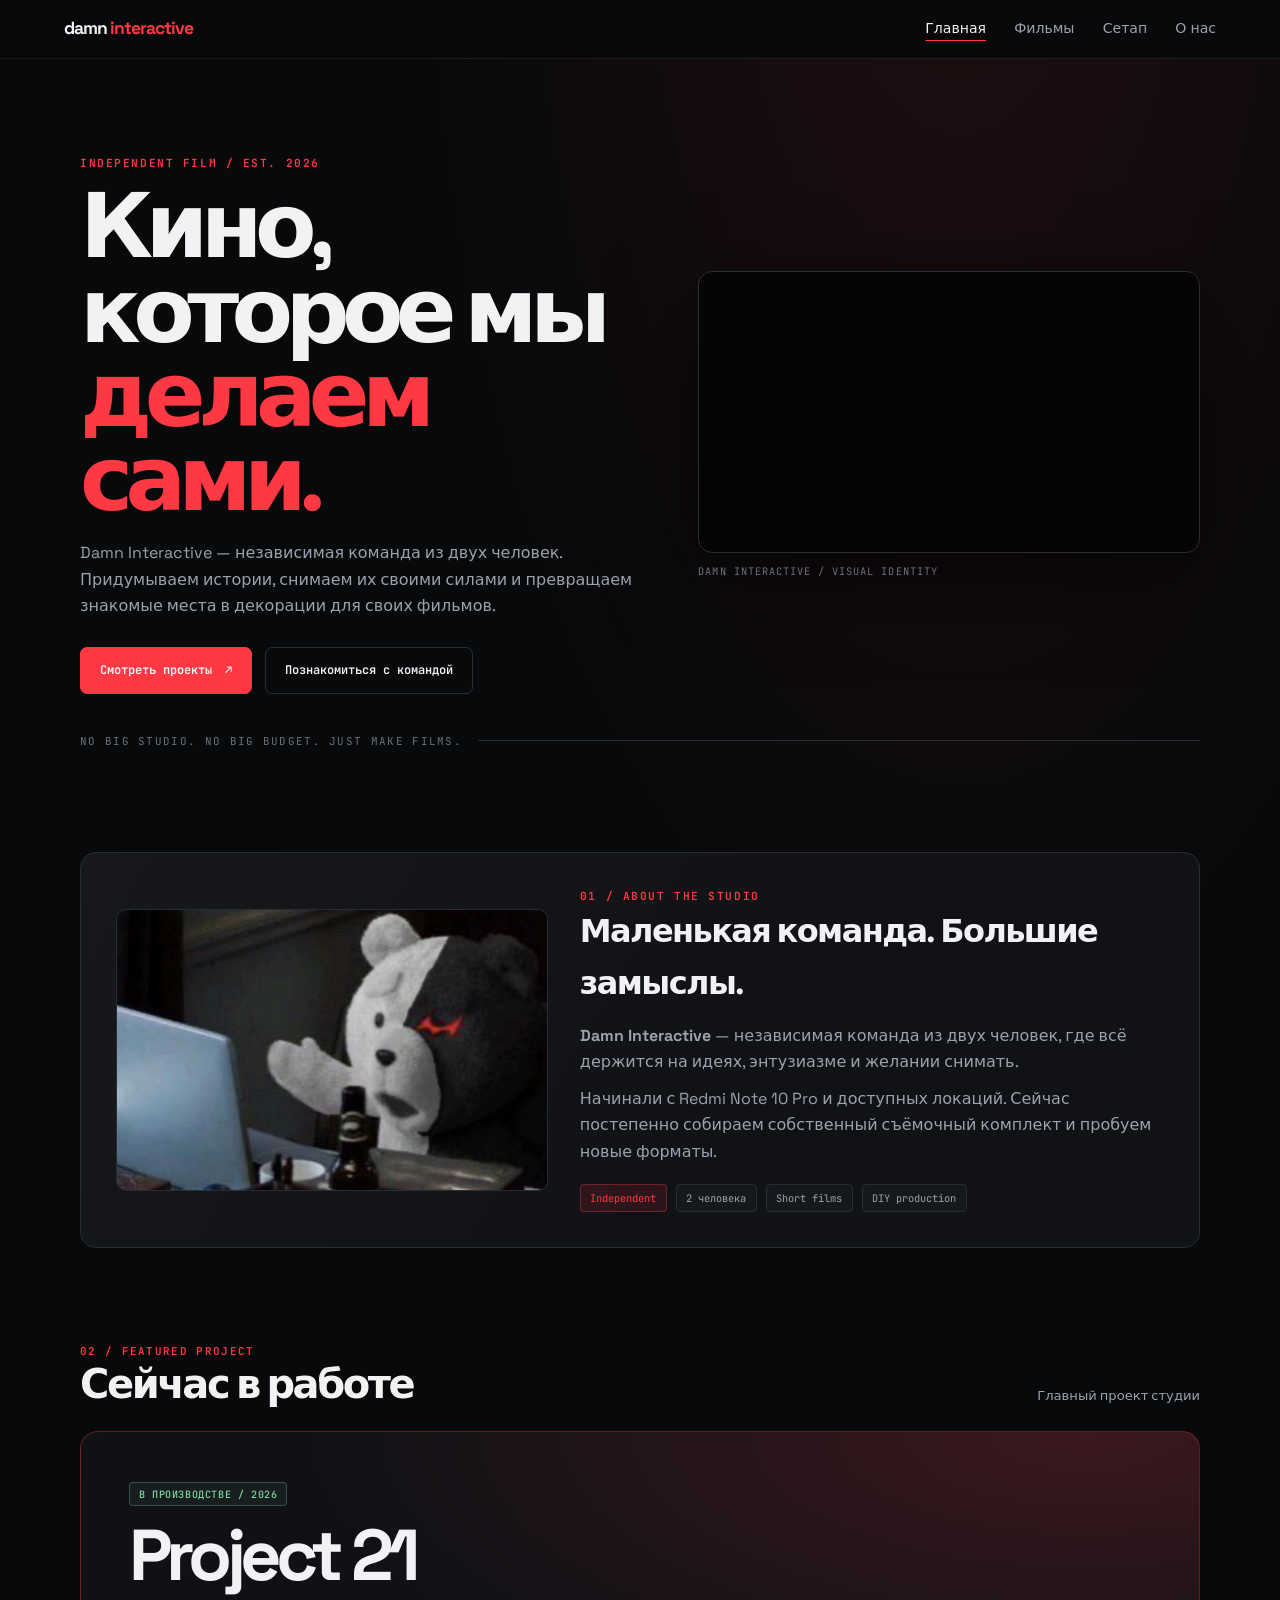
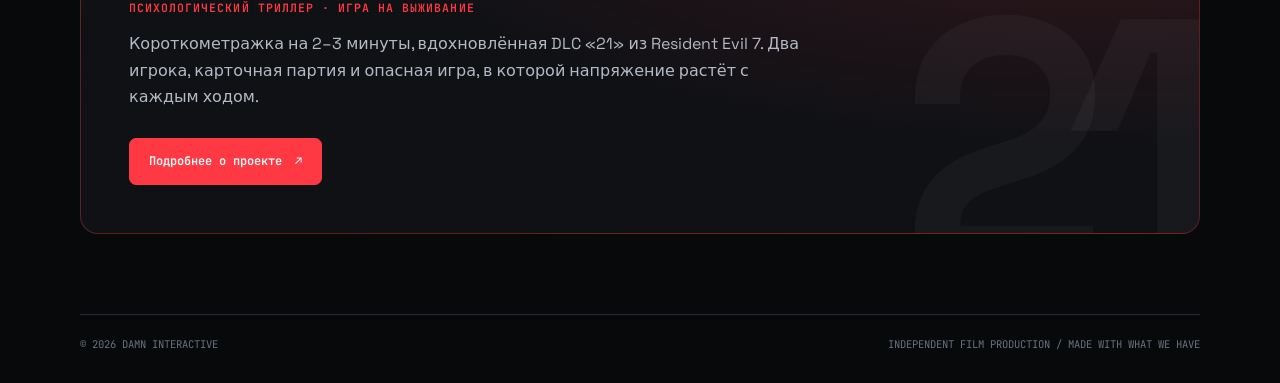
<file: index.html>
<!DOCTYPE html>
<html lang="ru">
<head>
  <meta charset="UTF-8">
  <meta name="viewport" content="width=device-width, initial-scale=1">
  <meta name="theme-color" content="#08090b">
  <meta name="description" content="Damn Interactive — независимая команда короткометражного кино.">
  <title>Главная // damn interactive</title>
  <link rel="stylesheet" href="assets/site.css">
</head>
<body>
<header class="site-header">
  <a class="brand" href="index.html">damn <span>interactive</span></a>
  <nav class="site-nav" aria-label="Основная навигация">
    <a href="index.html" aria-current="page">Главная</a>
    <a href="projects.html" >Фильмы</a>
    <a href="gear.html" >Сетап</a>
    <a href="about.html" >О нас</a>
  </nav>
</header>
<main class="container">
  <section class="home-hero">
    <div class="home-hero-grid">
      <div>
        <div class="eyebrow">Independent film / Est. 2026</div>
        <h1 class="display-title">Кино, которое мы <em>делаем сами.</em></h1>
        <p class="hero-copy">Damn Interactive — независимая команда из двух человек. Придумываем истории, снимаем их своими силами и превращаем знакомые места в декорации для своих фильмов.</p>
        <div class="hero-actions">
          <a class="button" href="projects.html">Смотреть проекты <span aria-hidden="true">↗</span></a>
          <a class="button secondary" href="about.html">Познакомиться с командой</a>
        </div>
      </div>
      <div>
        <div class="hero-video">
          <video id="introVideo" autoplay loop muted playsinline preload="metadata">
            <source src="damn%20interactive.mp4" type="video/mp4">
            Ваш браузер не поддерживает видео.
          </video>
        </div>
        <div class="video-caption">Damn Interactive / Visual identity</div>
      </div>
    </div>
    <div class="rule-label">No big studio. No big budget. Just make films.</div>
  </section>

  <section class="panel intro-card">
    <div class="media-frame"><img src="monokuma.png" alt="Монокума — визуальный элемент страницы Damn Interactive" onerror="this.onerror=null;this.src='monokuma.jpg'"></div>
    <div>
      <div class="eyebrow">01 / About the studio</div>
      <h2>Маленькая команда. Большие замыслы.</h2>
      <p><strong>Damn Interactive</strong> — независимая команда из двух человек, где всё держится на идеях, энтузиазме и желании снимать.</p>
      <p>Начинали с Redmi Note 10 Pro и доступных локаций. Сейчас постепенно собираем собственный съёмочный комплект и пробуем новые форматы.</p>
      <div class="chips"><span class="chip red">Independent</span><span class="chip">2 человека</span><span class="chip">Short films</span><span class="chip">DIY production</span></div>
    </div>
  </section>

  <section class="section">
    <div class="section-head"><div><div class="section-index">02 / Featured project</div><h2 class="section-title">Сейчас в работе</h2></div><span class="section-note">Главный проект студии</span></div>
    <article class="feature-project">
      <span class="pill">В производстве / 2026</span>
      <h2>Project 21</h2>
      <div class="subtitle">Психологический триллер · Игра на выживание</div>
      <p>Короткометражка на 2–3 минуты, вдохновлённая DLC «21» из Resident Evil 7. Два игрока, карточная партия и опасная игра, в которой напряжение растёт с каждым ходом.</p>
      <div class="hero-actions"><a class="button" href="projects.html">Подробнее о проекте <span aria-hidden="true">↗</span></a></div>
    </article>
  </section>
</main>
<footer class="site-footer container">
  <span>© 2026 DAMN INTERACTIVE</span>
  <span class="footer-right">INDEPENDENT FILM PRODUCTION / MADE WITH WHAT WE HAVE</span>
</footer>
</body>
</html>
</file>
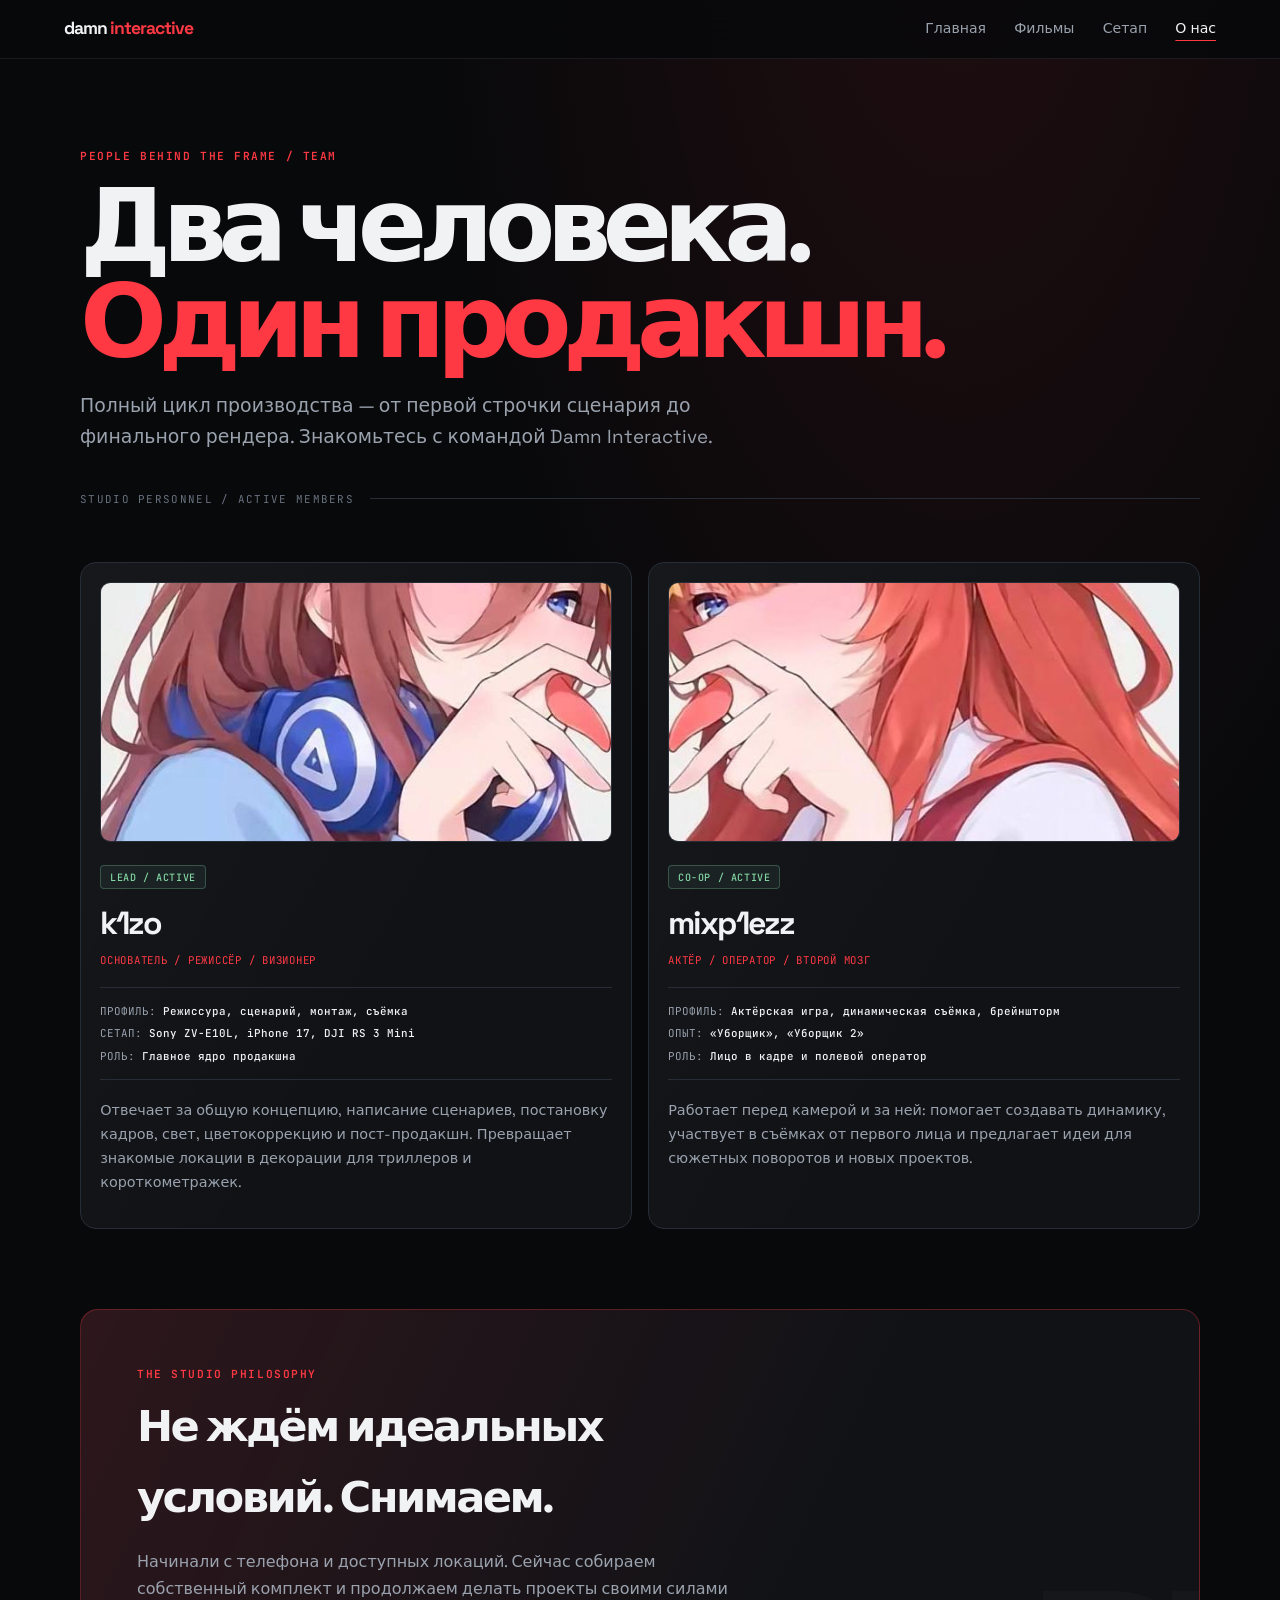
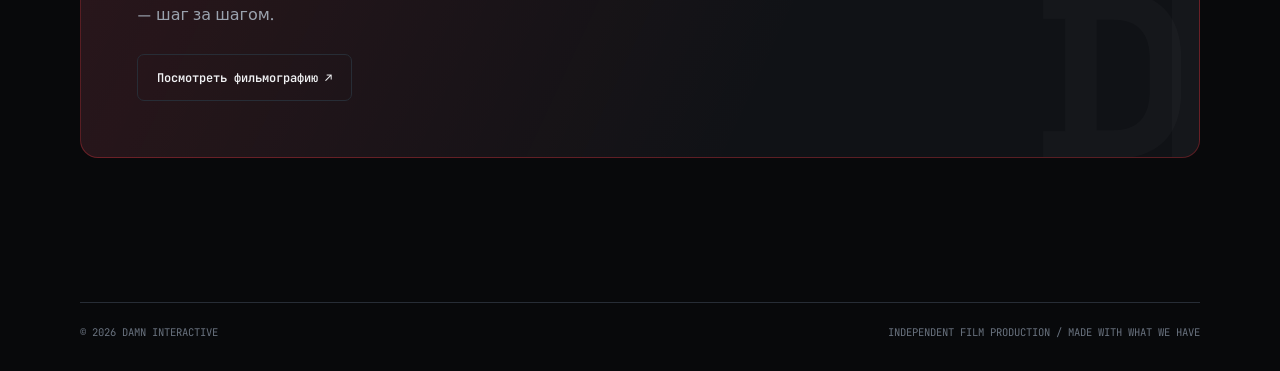
<file: about.html>
<!DOCTYPE html>
<html lang="ru">
<head>
  <meta charset="UTF-8">
  <meta name="viewport" content="width=device-width, initial-scale=1">
  <meta name="theme-color" content="#08090b">
  <meta name="description" content="Damn Interactive — независимая команда короткометражного кино.">
  <title>Команда // damn interactive</title>
  <link rel="stylesheet" href="assets/site.css">
</head>
<body>
<header class="site-header">
  <a class="brand" href="index.html">damn <span>interactive</span></a>
  <nav class="site-nav" aria-label="Основная навигация">
    <a href="index.html" >Главная</a>
    <a href="projects.html" >Фильмы</a>
    <a href="gear.html" >Сетап</a>
    <a href="about.html" aria-current="page">О нас</a>
  </nav>
</header>
<main class="container page-shell">
  <div class="eyebrow">People behind the frame / Team</div>
  <h1 class="display-title">Два человека. <em>Один продакшн.</em></h1>
  <p class="lead">Полный цикл производства — от первой строчки сценария до финального рендера. Знакомьтесь с командой Damn Interactive.</p>
  <div class="rule-label">Studio personnel / Active members</div>

  <section class="dossier-grid">
    <article class="panel dossier-card">
      <div class="avatar"><img src="k1zo.png" alt="k1zo"></div>
      <span class="pill">Lead / Active</span>
      <h2>k1zo</h2>
      <div class="role">Основатель / Режиссёр / Визионер</div>
      <div class="dossier-meta">
        <div>ПРОФИЛЬ: <strong>Режиссура, сценарий, монтаж, съёмка</strong></div>
        <div>СЕТАП: <strong>Sony ZV-E10L, iPhone 17, DJI RS 3 Mini</strong></div>
        <div>РОЛЬ: <strong>Главное ядро продакшна</strong></div>
      </div>
      <p>Отвечает за общую концепцию, написание сценариев, постановку кадров, свет, цветокоррекцию и пост-продакшн. Превращает знакомые локации в декорации для триллеров и короткометражек.</p>
    </article>

    <article class="panel dossier-card">
      <div class="avatar"><img src="mixp1ezz.png" alt="mixp1ezz"></div>
      <span class="pill">Co-op / Active</span>
      <h2>mixp1ezz</h2>
      <div class="role">Актёр / Оператор / Второй мозг</div>
      <div class="dossier-meta">
        <div>ПРОФИЛЬ: <strong>Актёрская игра, динамическая съёмка, брейншторм</strong></div>
        <div>ОПЫТ: <strong>«Уборщик», «Уборщик 2»</strong></div>
        <div>РОЛЬ: <strong>Лицо в кадре и полевой оператор</strong></div>
      </div>
      <p>Работает перед камерой и за ней: помогает создавать динамику, участвует в съёмках от первого лица и предлагает идеи для сюжетных поворотов и новых проектов.</p>
    </article>
  </section>

  <section class="support">
    <div class="eyebrow">The studio philosophy</div>
    <h2>Не ждём идеальных условий. Снимаем.</h2>
    <p>Начинали с телефона и доступных локаций. Сейчас собираем собственный комплект и продолжаем делать проекты своими силами — шаг за шагом.</p>
    <a class="button secondary" href="projects.html">Посмотреть фильмографию ↗</a>
  </section>
</main>
<footer class="site-footer container">
  <span>© 2026 DAMN INTERACTIVE</span>
  <span class="footer-right">INDEPENDENT FILM PRODUCTION / MADE WITH WHAT WE HAVE</span>
</footer>
</body>
</html>
</file>
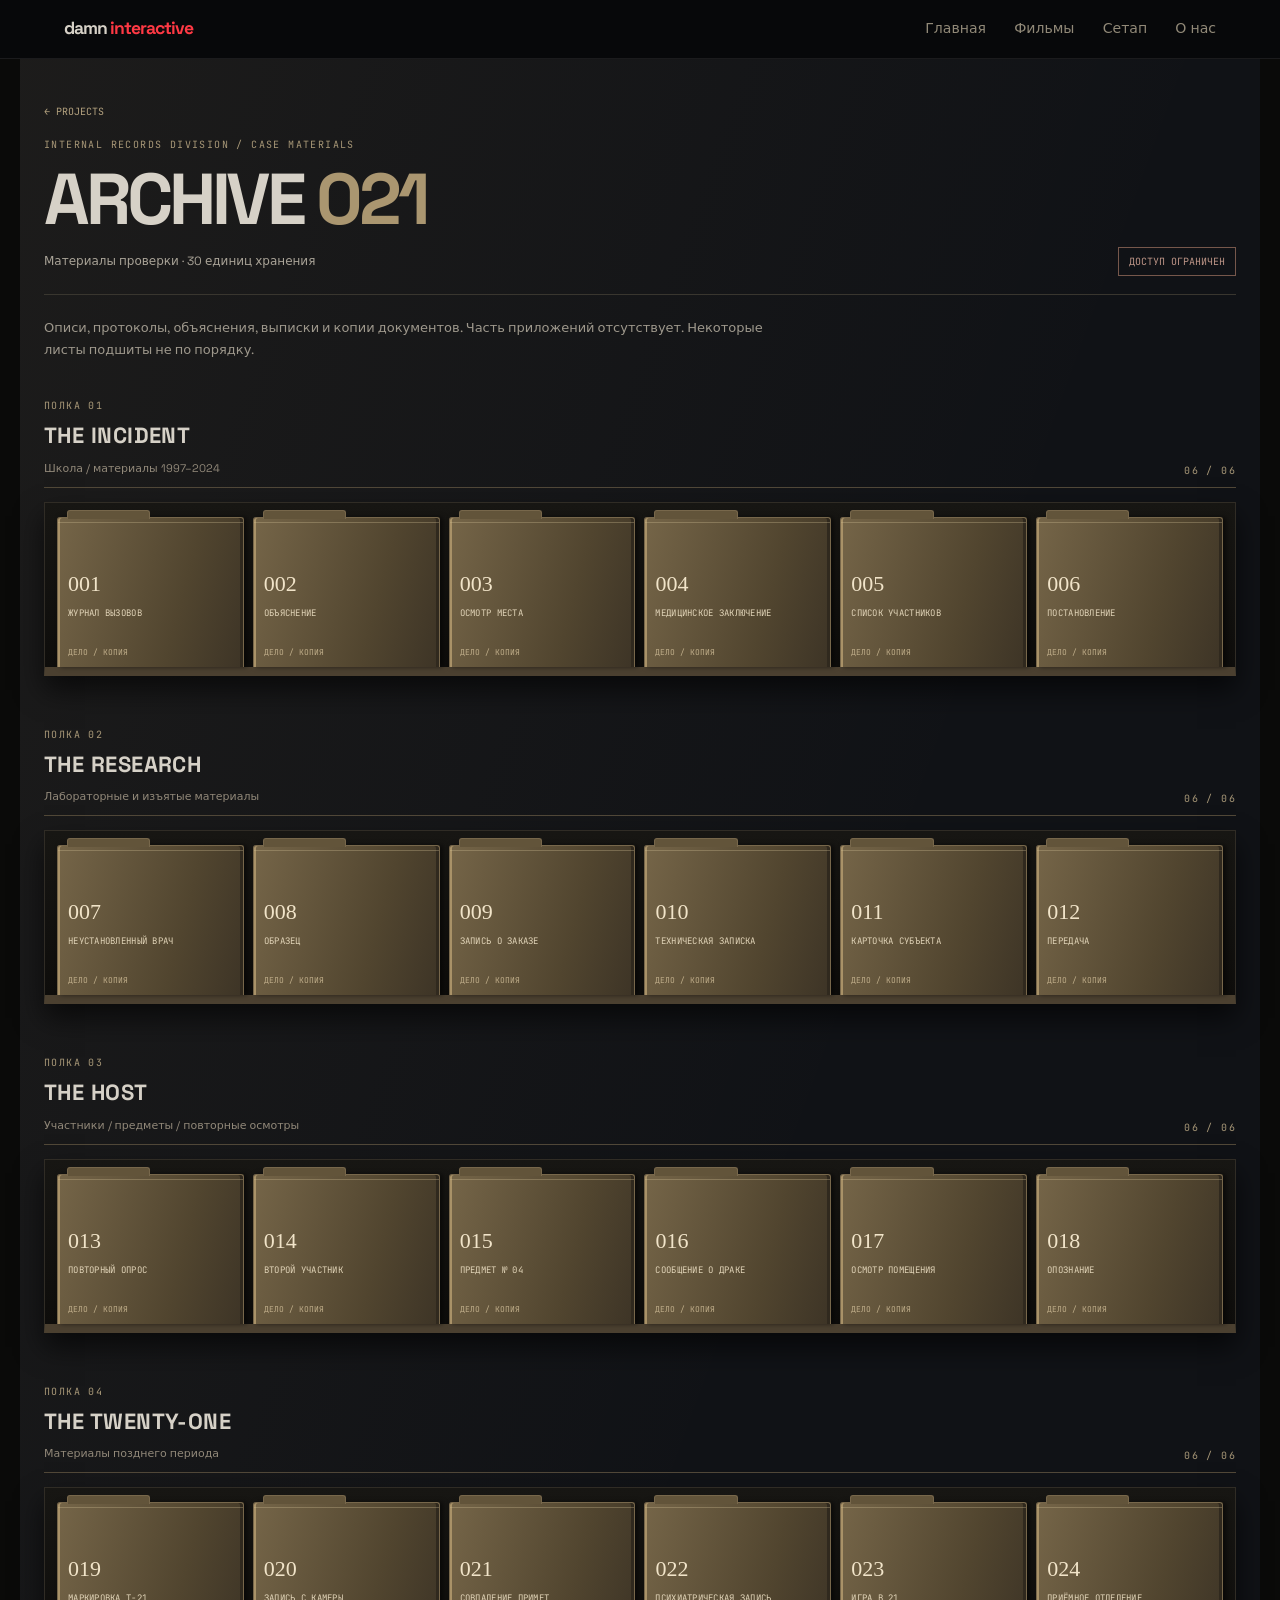
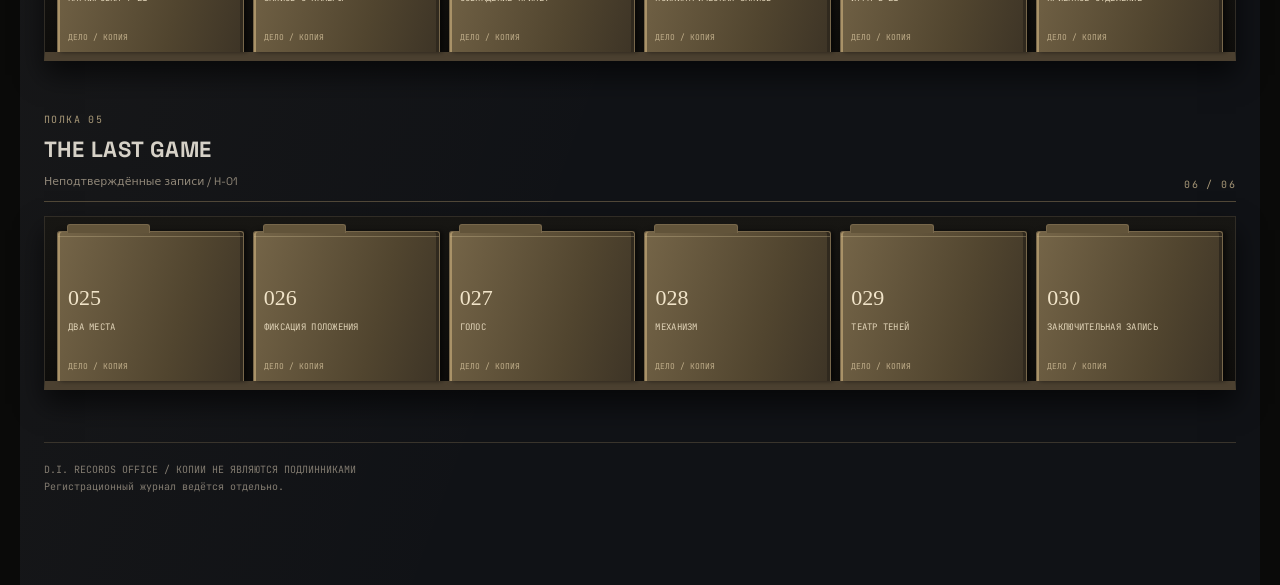
<file: archive.html>
<!doctype html>
<html lang="ru"><head><meta charset="utf-8"><meta name="viewport" content="width=device-width,initial-scale=1"><meta name="theme-color" content="#0b0b0a">
<title>Archive 021 // Damn Interactive</title><link rel="stylesheet" href="assets/site.css">
<style>
:root{--paper:#d9cfb8;--ink:#27251f;--brass:#a99166;--muted:#918978}*{box-sizing:border-box}
body{margin:0;background:#0a0a09;color:#d6d1c7}.archive{max-width:1240px;margin:auto;padding:38px 24px 90px}
.kicker,.mono{font:10px "JetBrains Mono",monospace;letter-spacing:.14em;text-transform:uppercase;color:#a79777}
.archive h1{font-size:clamp(36px,7vw,72px);line-height:.95;letter-spacing:-.06em;margin:14px 0}.archive h1 span{color:#aa9670}
.subhead{display:flex;justify-content:space-between;align-items:center;gap:15px;border-bottom:1px solid #39362f;padding:0 0 18px;color:#a9a397;font-size:12px}
.case-stamp{border:1px solid #76574b;color:#bd9587;padding:7px 10px;font:10px "JetBrains Mono",monospace;white-space:nowrap}
.notice{margin:22px 0 32px;color:#9e988c;max-width:760px;font-size:13px;line-height:1.7}
.shelf{margin:38px 0 52px}.shelf-head{display:flex;justify-content:space-between;align-items:end;border-bottom:1px solid #514838;padding-bottom:10px;margin-bottom:14px}
.shelf-head h2{margin:5px 0;font-size:22px;letter-spacing:.02em}.shelf-head p{margin:0;color:#918879;font-size:11px}
.rack{padding:14px 12px 0;background:linear-gradient(180deg,#171613,#0e0d0b);border:1px solid #302c25;border-bottom:9px solid #4b4030;box-shadow:0 14px 26px #0009}
.folders{display:grid;grid-template-columns:repeat(6,minmax(0,1fr));gap:9px;align-items:end}
.folder{position:relative;min-height:150px;border:1px solid #77674b;border-bottom:0;border-radius:3px 3px 0 0;background:linear-gradient(105deg,#756548,#51452f 65%,#3d3426);color:#e2d5b9;padding:18px 10px 12px;text-align:left;cursor:pointer;box-shadow:inset 2px 0 #a99268,inset -3px 0 #30291e,3px 0 5px #0008;transition:transform .18s,filter .18s}
.folder:before{content:"";position:absolute;top:-8px;left:9px;width:44%;height:8px;background:#62543a;border:1px solid #77674b;border-bottom:0;border-radius:3px 3px 0 0}
.folder:after{content:"";position:absolute;left:0;right:0;top:4px;height:1px;background:#d0bc9255}
.folder:hover,.folder:focus-visible{transform:translateY(-7px);filter:brightness(1.18);outline:1px solid #cbb78c;outline-offset:2px}
.folder-num{display:block;font:22px Georgia,serif;color:#f1e4c9}.folder-name{display:block;margin-top:10px;font:9px/1.45 "JetBrains Mono",monospace;letter-spacing:.03em;overflow-wrap:anywhere}
.folder-foot{position:absolute;bottom:10px;left:10px;right:10px;display:flex;justify-content:space-between;gap:4px;color:#c0ae8a;font:8px "JetBrains Mono",monospace}
.archive-end{border-top:1px solid #39342c;padding-top:18px;color:#827b70;font:10px/1.7 "JetBrains Mono",monospace}
.modal{position:fixed;inset:0;z-index:100;background:#050505ed;display:none;align-items:center;justify-content:center;padding:18px}.modal.open{display:flex}
.document{width:min(850px,100%);max-height:92vh;overflow:auto;background:var(--paper);color:var(--ink);box-shadow:0 24px 100px #000;border:1px solid #f2e7d0}
.docbar{display:flex;justify-content:space-between;align-items:center;gap:10px;background:#282720;color:#d8cdb4;padding:12px 18px;font:10px "JetBrains Mono",monospace;letter-spacing:.1em}
.docbar button,.docnav button{border:1px solid #8d8067;background:transparent;color:inherit;padding:7px 10px;cursor:pointer;font:inherit}
.paper{padding:clamp(22px,5vw,50px);min-height:390px;background:repeating-linear-gradient(0deg,#00000005 0 1px,transparent 1px 4px)}
.paper-head{display:flex;justify-content:space-between;gap:14px;border-bottom:1px solid #aaa087;padding-bottom:12px;font:10px "JetBrains Mono",monospace;color:#655d4d}
.paper-class{font:10px "JetBrains Mono",monospace;color:#8b443b;letter-spacing:.1em;margin-top:25px}
.paper h2{font: bold clamp(26px,4vw,39px) Georgia,serif;margin:8px 0 22px}
.paper-body{font:15px/1.85 "Courier New",monospace;white-space:pre-line;max-width:720px}
.paper-status{margin-top:28px;padding-top:12px;border-top:1px solid #aaa087;font:10px/1.6 "JetBrains Mono",monospace;color:#6d614d;text-transform:uppercase;letter-spacing:.06em}
.docnav{display:flex;justify-content:space-between;padding:13px 18px;background:#c8bea7;color:#39352c}
.docnav button{background:#37342d;color:#e4dac3}.docnav button:disabled{opacity:.25;cursor:default}
.back{display:inline-block;margin-bottom:20px;color:#b4a27f;text-decoration:none;font:10px "JetBrains Mono",monospace}
@media(max-width:900px){.folders{grid-template-columns:repeat(3,minmax(0,1fr))}}
@media(max-width:520px){.archive{padding:26px 14px 60px}.folders{grid-template-columns:repeat(2,minmax(0,1fr));gap:8px}.folder{min-height:130px}.subhead{align-items:flex-start;flex-direction:column}.shelf-head{align-items:flex-start;flex-direction:column;gap:5px}.paper-head{flex-direction:column}.paper{min-height:0}}
</style></head><body>
<header class="site-header"><a class="brand" href="index.html">damn <span>interactive</span></a><nav class="site-nav" aria-label="Основная навигация"><a href="index.html">Главная</a><a href="projects.html">Фильмы</a><a href="gear.html">Сетап</a><a href="about.html">О нас</a></nav></header>
<main class="archive">
<a class="back" href="projects.html">← PROJECTS</a>
<div class="kicker">Internal Records Division / Case Materials</div>
<h1>ARCHIVE <span>021</span></h1>
<div class="subhead"><span>Материалы проверки · 30 единиц хранения</span><span class="case-stamp">ДОСТУП ОГРАНИЧЕН</span></div>
<p class="notice">Описи, протоколы, объяснения, выписки и копии документов. Часть приложений отсутствует. Некоторые листы подшиты не по порядку.</p>
<div id="shelves"></div>
<div class="archive-end">D.I. RECORDS OFFICE / КОПИИ НЕ ЯВЛЯЮТСЯ ПОДЛИННИКАМИ<br>Регистрационный журнал ведётся отдельно.</div>
</main>
<div class="modal" id="modal" role="dialog" aria-modal="true" aria-labelledby="docTitle"><article class="document">
<div class="docbar"><span>CASE FILE / DOCUMENT COPY</span><button id="closeDoc">ЗАКРЫТЬ ×</button></div>
<div class="paper"><div class="paper-head"><span id="docNumber"></span><span id="docShelf"></span><span>КОПИЯ / ДАТА НЕ УСТАНОВЛЕНА</span></div><div class="paper-class" id="docType"></div><h2 id="docTitle"></h2><div class="paper-body" id="docBody"></div><div class="paper-status" id="docStatus"></div></div>
<div class="docnav"><button id="prevDoc">← ПРЕДЫДУЩИЙ ЛИСТ</button><button id="nextDoc">СЛЕДУЮЩИЙ ЛИСТ →</button></div>
</article></div>
<script>
const docs=[{"id": "001", "slug": "ЖУРНАЛ ВЫЗОВОВ", "title": "Карточка регистрации сообщения", "type": "Дежурная часть · регистрационная карточка", "body": "Объект: средняя школа.\nЗаявитель: [ИЗЪЯТО].\nВремя поступления:  __:__.\nСообщение: конфликт с участием нескольких учащихся и работника школы.\n\nНа вопрос о количестве участников заявитель ответил: «Нас было двое». В первичной записи слово «двое» зачёркнуто, сверху вписано: «несколько».", "status": "Копия. Первичная запись отсутствует.", "shelf": "01", "shelfTitle": "THE INCIDENT"}, {"id": "002", "slug": "ОБЪЯСНЕНИЕ", "title": "Объяснение очевидца", "type": "Протокол опроса", "body": "Вопрос: Кого вы видели в коридоре?\nОтвет: Уборщика. Он уже был там.\nВопрос: Кто пришёл позже?\nОтвет: Мы.\nВопрос: Кто именно «мы»?\nОтвет: Я и [ФАМИЛИЯ НЕРАЗБОРЧИВА].\n\nНа полях другим почерком: «В первом объяснении говорил, что пришёл один».", "status": "Подпись имеется. Лист 2 отсутствует.", "shelf": "01", "shelfTitle": "THE INCIDENT"}, {"id": "003", "slug": "ОСМОТР МЕСТА", "title": "Протокол осмотра пятого этажа", "type": "Следственная группа · апрель 1997", "body": "Место: коридор пятого этажа.\nОбнаружены следы борьбы. На полу — фрагменты ткани, след обуви и пятна бурого цвета.\n\nСхема помещения приложена не полностью. На копии плана карандашом обведена дверь, не отмеченная в экспликации.", "status": "Приложение № 2 изъято.", "shelf": "01", "shelfTitle": "THE INCIDENT"}, {"id": "004", "slug": "МЕДИЦИНСКОЕ ЗАКЛЮЧЕНИЕ", "title": "Заключение о причине смерти", "type": "Медицинский документ", "body": "Время составления копии не установлено.\nВ графе «характер повреждений» часть текста закрыта штампом.\nВ графе «обстоятельства получения» первоначальная запись стёрта. При боковом освещении читаются отдельные буквы: «…корид…».\n\nК заключению приложен лист с номером, не совпадающим с номером дела.", "status": "Копия низкого качества.", "shelf": "01", "shelfTitle": "THE INCIDENT"}, {"id": "005", "slug": "СПИСОК УЧАСТНИКОВ", "title": "Установленные лица", "type": "Приложение к материалам проверки", "body": "В списке указаны два несовершеннолетних участника, прибывших вместе.\nОдна фамилия повторяется в отдельной карточке наблюдения.\nВ графе «родственные связи» прочерк.\n\nПримечание следователя: «Проверить, почему второй участник не проходил по первоначальному списку».", "status": "Сведения частично закрыты.", "shelf": "01", "shelfTitle": "THE INCIDENT"}, {"id": "006", "slug": "ПОСТАНОВЛЕНИЕ", "title": "Об отказе в возбуждении дела", "type": "Процессуальный документ", "body": "Проверка завершена. Оснований для дальнейшего производства по представленным материалам не установлено.\n\nНа обороте: «Не подшивать фото к общей копии. Оригиналы переданы отдельно».\n\nПодпись исполнителя не совпадает с подписью на листе регистрации.", "status": "В архиве только заверенная копия.", "shelf": "01", "shelfTitle": "THE INCIDENT"}, {"id": "007", "slug": "НЕУСТАНОВЛЕННЫЙ ВРАЧ", "title": "Оперативная справка", "type": "Оперативный отдел", "body": "Проверяется лицо, оказывавшее медицинские услуги без подтверждённой лицензии.\nПо показаниям одного источника, к нему обращался погибший до школьного инцидента.\nИмя в рабочей версии: [ЗАКРЫТО]. Адрес не подтверждён.\n\nВ карточке контактов указан номер, который позднее встречается в приложении к другому делу.", "status": "Оперативная информация. Не для выдачи.", "shelf": "02", "shelfTitle": "THE RESEARCH"}, {"id": "008", "slug": "ОБРАЗЕЦ", "title": "Акт приёма биоматериала", "type": "Лабораторный журнал · копия", "body": "Маркировка контейнера: CLEANER / S-01.\nИсточник материала: не указан.\nПолучатель: [ИЗЪЯТО].\nДата приёма: отсутствует.\n\nВнизу страницы приписка: «Не использовать общий холодильник. Материал предназначен для серии таблеток».", "status": "Оригинал журнала не найден.", "shelf": "02", "shelfTitle": "THE RESEARCH"}, {"id": "009", "slug": "ЗАПИСЬ О ЗАКАЗЕ", "title": "Черновик заказа", "type": "Изъято из личных бумаг", "body": "…количество: по числу предполагаемых контактов.\n…одна упаковка — отдельно.\n…не передавать через школьный медпункт.\n\nФраза «для него» обведена дважды. Имя рядом вырезано вместе с краем листа.", "status": "Авторство не установлено.", "shelf": "02", "shelfTitle": "THE RESEARCH"}, {"id": "010", "slug": "ТЕХНИЧЕСКАЯ ЗАПИСКА", "title": "Состав партии", "type": "Лабораторная заметка", "body": "Партия обозначена как T-21.\nВ графе «основа» — рукописное сокращение DNA.\nВ графе «контрольный образец» стоит прочерк.\n\nНа следующей странице другой рукой добавлено: «Контроль не требуется. Субъект известен заранее».", "status": "Лист вложен не по порядку.", "shelf": "02", "shelfTitle": "THE RESEARCH"}, {"id": "011", "slug": "КАРТОЧКА СУБЪЕКТА", "title": "Карточка без фотографии", "type": "Регистрационная форма", "body": "Код субъекта: H-01.\nПол: [не заполнено].\nВозраст: [не заполнено].\nСвязь с инцидентом в школе: подтверждена.\n\nВ поле «основание выбора» написано: «Он вернётся».\nФотография отсутствует. След от скрепки свежий.", "status": "Код H-01 повторяется в материалах позднего периода.", "shelf": "02", "shelfTitle": "THE RESEARCH"}, {"id": "012", "slug": "ПЕРЕДАЧА", "title": "Журнал движения предметов", "type": "Журнал выдачи / получения", "body": "Предмет: упаковка, маркировка T-21.\nПолучатель: неразборчиво.\nПосредник: прочерк.\nМесто передачи: не указано.\n\nВремя выдачи внесено чернилами поверх первоначального времени. На копии видны обе записи.", "status": "Страница вырвана из середины журнала.", "shelf": "02", "shelfTitle": "THE RESEARCH"}, {"id": "013", "slug": "ПОВТОРНЫЙ ОПРОС", "title": "Протокол опроса субъекта H-01", "type": "Следователь · дата не установлена", "body": "Вопрос: Вы знали погибшего?\nОтвет: Да.\nВопрос: Вы были с ним в школе?\nОтвет: Да.\nВопрос: После того дня вы встречались?\nОтвет: Нет.\n\nНа полях: «При предъявлении фотографии ножа перестал отвечать. Попросил выключить диктофон».", "status": "Аудиозапись к протоколу отсутствует.", "shelf": "03", "shelfTitle": "THE HOST"}, {"id": "014", "slug": "ВТОРОЙ УЧАСТНИК", "title": "Карточка разыскного учёта", "type": "Учётная карточка", "body": "Лицо проходило по школьному материалу совместно с H-01.\nПоследняя подтверждённая связь с H-01 — до повторного инцидента.\n\nВ графе «особые приметы» вписано: «На фото из школьного дела — та же куртка, что на снимке из туалета».", "status": "Фототаблица не приложена.", "shelf": "03", "shelfTitle": "THE HOST"}, {"id": "015", "slug": "ПРЕДМЕТ № 04", "title": "Протокол осмотра ножа", "type": "Вещественное доказательство", "body": "Предмет: нож.\nСостояние: следы использования.\nМаркировка на рукояти частично повреждена.\n\nСопоставление с описанием предмета из материала 1997 года не проводилось.\nНа отдельной карточке карандашом: «Сравнить насечки у основания рукояти».", "status": "Предмет по описи отсутствует.", "shelf": "03", "shelfTitle": "THE HOST"}, {"id": "016", "slug": "СООБЩЕНИЕ О ДРАКЕ", "title": "Регистрация происшествия", "type": "Дежурная часть · после школьного инцидента", "body": "Сообщение о драке с участием лица, ранее проходившего по делу об инциденте на пятом этаже.\nВторой участник доставлен не был.\n\nВремя сообщения расходится со временем, указанным в журнале выезда. Адрес записан с исправлением номера помещения.", "status": "Первичный звонок не сохранился.", "shelf": "03", "shelfTitle": "THE HOST"}, {"id": "017", "slug": "ОСМОТР ПОМЕЩЕНИЯ", "title": "Туалет, второй этаж", "type": "Протокол осмотра", "body": "Место обнаружения: школьный туалет.\nДверь была закрыта.\nВнутри обнаружено тело мужчины. Личность устанавливается.\n\nНа стене — след крепления, назначение неизвестно. В сливе обнаружены фрагменты бумаги с печатным текстом.", "status": "Фототаблица № 3 изъята.", "shelf": "03", "shelfTitle": "THE HOST"}, {"id": "018", "slug": "ОПОЗНАНИЕ", "title": "Протокол опознания", "type": "Материалы установления личности", "body": "Опознающий указал на лицо как на знакомого, с которым посещал школу.\nНа вопрос о последней встрече ответил: «После драки».\n\nВремя, названное опознающим, не совпадает с датой регистрации сообщения о драке.", "status": "Подлинник подписан. Копия без приложений.", "shelf": "03", "shelfTitle": "THE HOST"}, {"id": "019", "slug": "МАРКИРОВКА T-21", "title": "Фрагмент упаковки", "type": "Осмотр личных вещей", "body": "Обнаружен фрагмент упаковки с маркировкой T-21.\nНа внутренней стороне — следы порошка.\nСостав не установлен.\n\nНомер партии совпадает с обозначением в лабораторной записке. В описи личных вещей предмет первоначально не значился.", "status": "Приобщено позднее отдельным постановлением.", "shelf": "04", "shelfTitle": "THE TWENTY-ONE"}, {"id": "020", "slug": "ЗАПИСЬ С КАМЕРЫ", "title": "Расшифровка показаний свидетеля", "type": "Протокол опроса", "body": "Свидетель утверждает, что видел в коридоре двух мужчин.\nПри повторном просмотре записи второй силуэт не обнаружен.\n\nНа вопрос, почему свидетель продолжает говорить о двух людях, ответил: «Потому что он сам за собой шёл».", "status": "Видеозапись не сохранилась.", "shelf": "04", "shelfTitle": "THE TWENTY-ONE"}, {"id": "021", "slug": "СОВПАДЕНИЕ ПРИМЕТ", "title": "Сравнительная таблица", "type": "Аналитическая справка", "body": "Сопоставлены описания одежды и походки двух фигур из разных эпизодов.\nСовпадения отмечены в четырёх пунктах из пяти.\n\nВ графе «вывод» первоначально написано «одно лицо», затем заменено на «недостаточно данных».", "status": "Исправление заверено не полностью.", "shelf": "04", "shelfTitle": "THE TWENTY-ONE"}, {"id": "022", "slug": "ПСИХИАТРИЧЕСКАЯ ЗАПИСЬ", "title": "Фрагмент консультации", "type": "Медицинская документация", "body": "Пациент сообщает о присутствии постороннего голоса и эпизодах, которые описывает как «чужие воспоминания».\nНа вопрос, чей это голос, отвечает: «Он был здесь раньше меня».\n\nДиагноз в копии отсутствует. Неясно, относится ли запись к H-01.", "status": "Личность пациента не подтверждена.", "shelf": "04", "shelfTitle": "THE TWENTY-ONE"}, {"id": "023", "slug": "ИГРА В 21", "title": "Запись на обороте фотографии", "type": "Неустановленный источник", "body": "На обороте: «Он предлагает сыграть. Если выиграю — останусь. Если проиграю — он возьмёт своё».\nНиже записаны числа: 2 / 1 / 0.\n\nНа фотографии виден край стола. В отражении — второй силуэт, не попавший в кадр.", "status": "Фотография без даты и подписи.", "shelf": "04", "shelfTitle": "THE TWENTY-ONE"}, {"id": "024", "slug": "ПРИЁМНОЕ ОТДЕЛЕНИЕ", "title": "Выписка из журнала поступлений", "type": "Медицинская документация", "body": "Поступление: мужчина, личность не подтверждена.\nСостояние: критическое.\nИсточник доставки: не указан.\nВремя регистрации исправлено дважды.\n\nВ графе «сопровождающие» сначала указано «1», затем поверх вписано «0».", "status": "Копия журнала. Страница соседнего пациента отсутствует.", "shelf": "04", "shelfTitle": "THE TWENTY-ONE"}, {"id": "025", "slug": "ДВА МЕСТА", "title": "Черновик показаний", "type": "Запись субъекта H-01", "body": "«Я сидел за столом. Напротив кто-то был. Он тоже не мог встать».\nДалее текст обрывается.\n\nНа следующей строке другим почерком: «Нас там не было двоих».", "status": "Происхождение записи не установлено.", "shelf": "05", "shelfTitle": "THE LAST GAME"}, {"id": "026", "slug": "ФИКСАЦИЯ ПОЛОЖЕНИЯ", "title": "Схема стола и креплений", "type": "Рисунок на обороте бланка", "body": "Нарисованы два стула, стол и две пары наручников.\nПод столом обозначен круглый предмет. Подпись к нему отсутствует.\n\nСхема выполнена на бланке, который в реестре числится уничтоженным до даты рисунка.", "status": "Оригинал бланка не найден.", "shelf": "05", "shelfTitle": "THE LAST GAME"}, {"id": "027", "slug": "ГОЛОС", "title": "Текстовая расшифровка", "type": "Фрагмент аудио без носителя", "body": "«Дёрнешься — останешься без…»\nОстальная часть фразы неразборчива.\n\nВнизу страницы приписано: «Голос не записан ни на одном из доступных каналов».", "status": "Носитель отсутствует.", "shelf": "05", "shelfTitle": "THE LAST GAME"}, {"id": "028", "slug": "МЕХАНИЗМ", "title": "Опись оборудования", "type": "Сверка с черновой схемой", "body": "В описи отсутствует оборудование, соответствующее описанию из записи H-01.\nПри этом в соседней строке указан ремонт промышленного режущего инструмента. Заказчик не обозначен.", "status": "Связь между записями не установлена.", "shelf": "05", "shelfTitle": "THE LAST GAME"}, {"id": "029", "slug": "ТЕАТР ТЕНЕЙ", "title": "Лист с наброском", "type": "Личный материал", "body": "На листе изображён стул, стол и силуэт человека. В следующем кадре силуэт пересечён прямой линией от края листа до середины фигуры.\n\nНа обороте: «Не показывать лицо. Только тень».", "status": "Авторство предположительно принадлежит H-01.", "shelf": "05", "shelfTitle": "THE LAST GAME"}, {"id": "030", "slug": "ЗАКЛЮЧИТЕЛЬНАЯ ЗАПИСЬ", "title": "Незаполненная карточка дела", "type": "Архивный формуляр", "body": "Субъект: H-01.\nСтатус: не установлен.\nМесто нахождения: не установлено.\n\nПоле «результат проверки» оставлено пустым.\nВнизу, поверх печати: «ОН УЖЕ ВНУТРИ».", "status": "Карточка не имеет регистрационного номера.", "shelf": "05", "shelfTitle": "THE LAST GAME"}];
const shelves=[["01","THE INCIDENT","Школа / материалы 1997–2024"],["02","THE RESEARCH","Лабораторные и изъятые материалы"],["03","THE HOST","Участники / предметы / повторные осмотры"],["04","THE TWENTY-ONE","Материалы позднего периода"],["05","THE LAST GAME","Неподтверждённые записи / H-01"]];
const root=document.getElementById("shelves"),modal=document.getElementById("modal");let current=-1;
function render(){root.textContent="";for(const [id,title,desc] of shelves){const sec=document.createElement("section");sec.className="shelf";const head=document.createElement("div");head.className="shelf-head";const left=document.createElement("div"),n=document.createElement("div"),h=document.createElement("h2"),p=document.createElement("p");n.className="mono";n.textContent="ПОЛКА "+id;h.textContent=title;p.textContent=desc;left.append(n,h,p);const count=document.createElement("span");count.className="mono";count.textContent="06 / 06";head.append(left,count);const rack=document.createElement("div");rack.className="rack";const grid=document.createElement("div");grid.className="folders";for(const d of docs.filter(x=>x.shelf===id)){const b=document.createElement("button");b.type="button";b.className="folder";const no=document.createElement("span"),name=document.createElement("span"),foot=document.createElement("span");no.className="folder-num";no.textContent=d.id;name.className="folder-name";name.textContent=d.slug;foot.className="folder-foot";foot.textContent="ДЕЛО / КОПИЯ";b.append(no,name,foot);b.addEventListener("click",()=>openDoc(d.id));grid.append(b)}rack.append(grid);sec.append(head,rack);root.append(sec)}}
function openDoc(id){current=docs.findIndex(d=>d.id===id);const d=docs[current];for(const [key,val] of [["docNumber","ЛИСТ № "+d.id+" / "+d.slug],["docShelf","ПОЛКА "+d.shelf+" · "+d.shelfTitle],["docType",d.type],["docTitle",d.title],["docBody",d.body],["docStatus",d.status]])document.getElementById(key).textContent=val;document.getElementById("prevDoc").disabled=current===0;document.getElementById("nextDoc").disabled=current===docs.length-1;modal.classList.add("open");document.body.style.overflow="hidden"}
function close(){modal.classList.remove("open");document.body.style.overflow="";current=-1}
document.getElementById("closeDoc").onclick=close;document.getElementById("prevDoc").onclick=()=>{if(current>0)openDoc(docs[current-1].id)};document.getElementById("nextDoc").onclick=()=>{if(current<docs.length-1)openDoc(docs[current+1].id)};modal.addEventListener("click",e=>{if(e.target===modal)close()});window.addEventListener("keydown",e=>{if(!modal.classList.contains("open"))return;if(e.key==="Escape")close();if(e.key==="ArrowLeft"&&current>0)openDoc(docs[current-1].id);if(e.key==="ArrowRight"&&current<docs.length-1)openDoc(docs[current+1].id)});render();
</script></body></html>
</file>
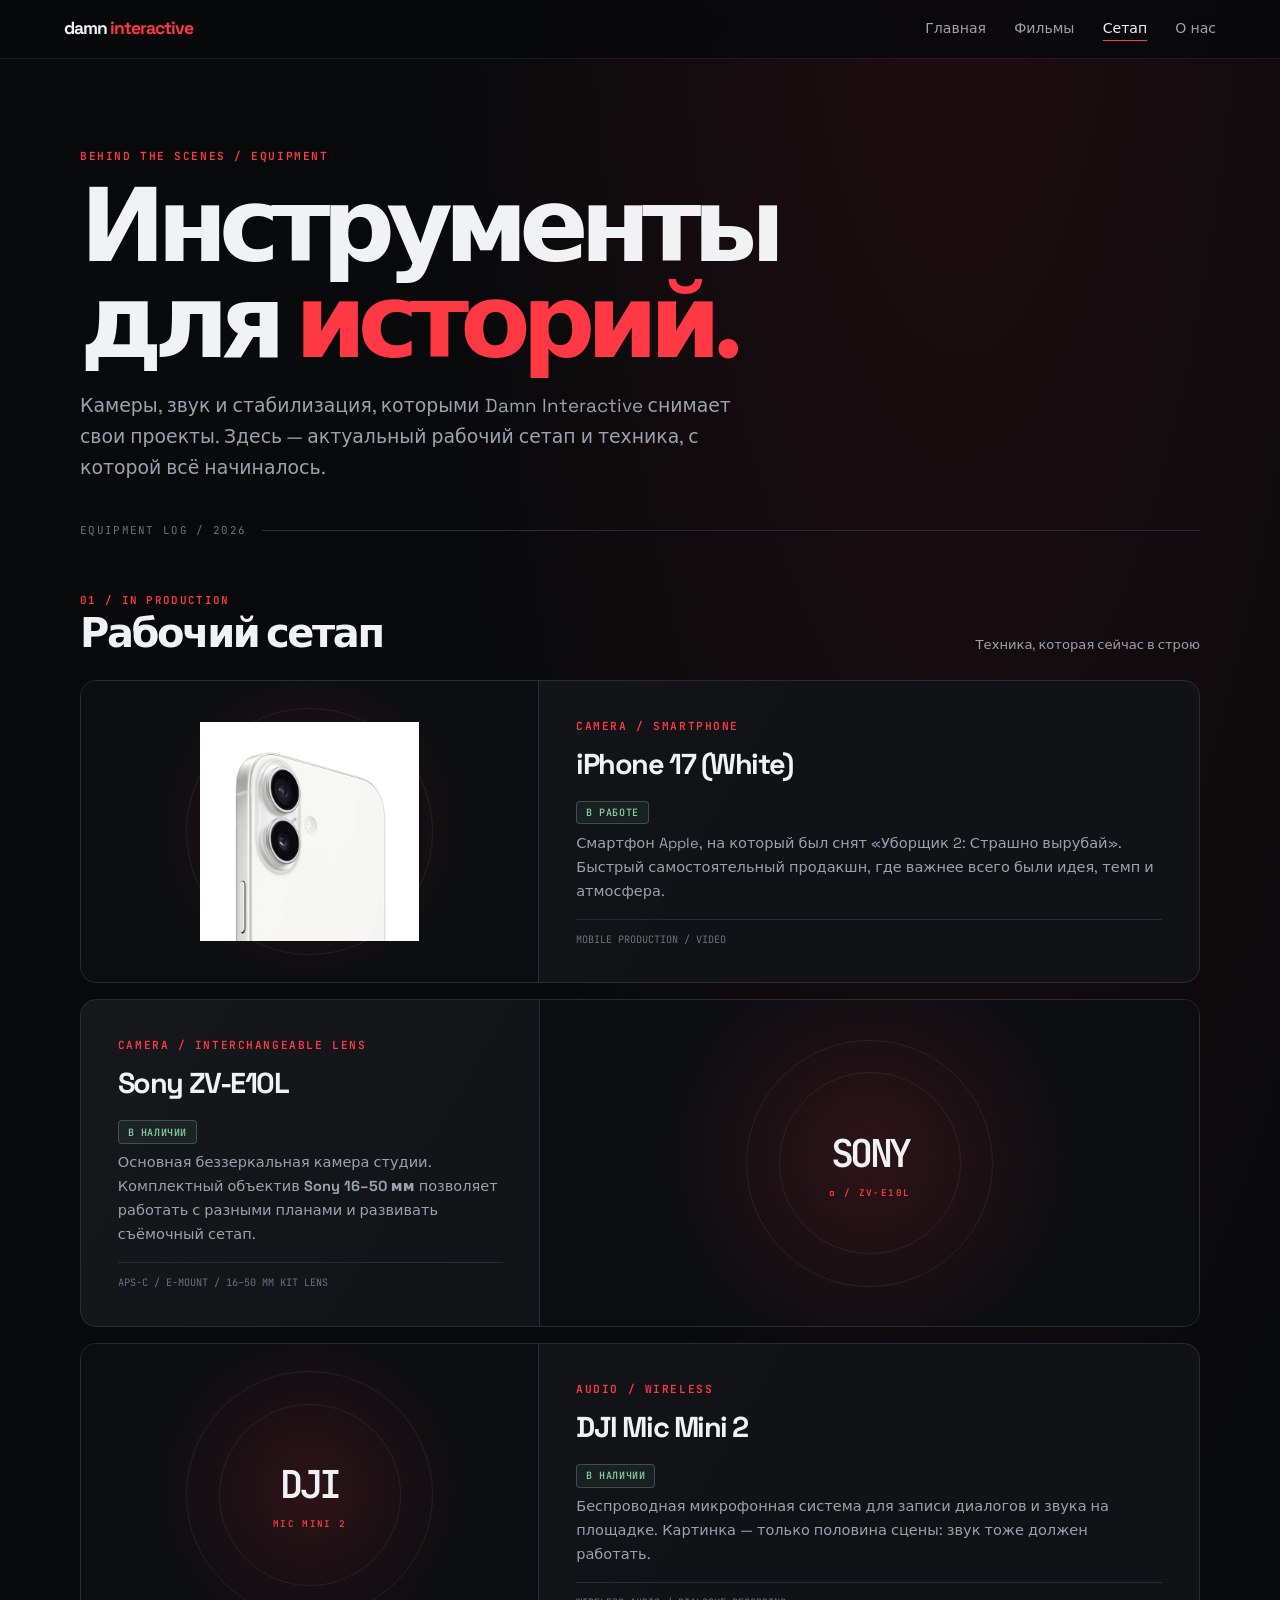
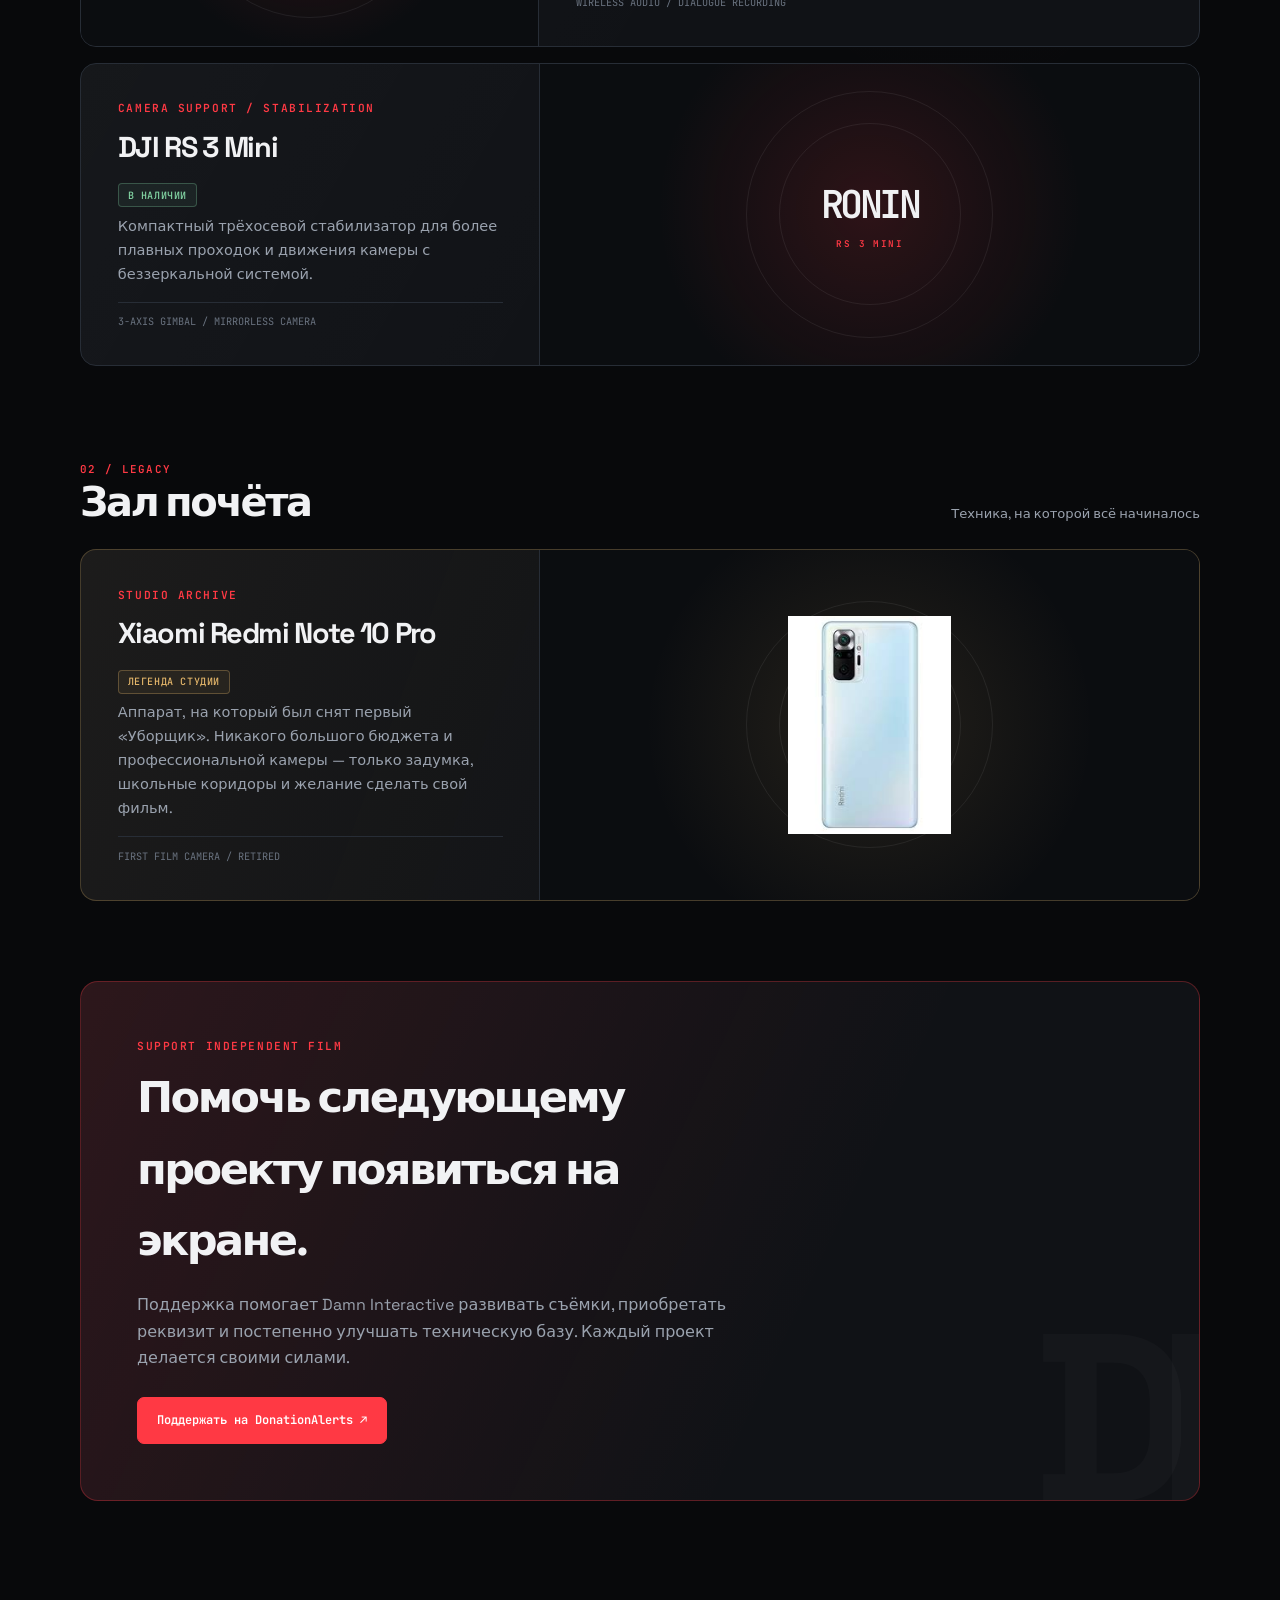
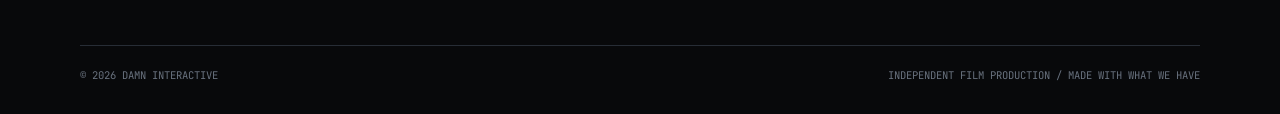
<file: gear.html>
<!DOCTYPE html>
<html lang="ru">
<head>
  <meta charset="UTF-8">
  <meta name="viewport" content="width=device-width, initial-scale=1">
  <meta name="theme-color" content="#08090b">
  <meta name="description" content="Damn Interactive — независимая команда короткометражного кино.">
  <title>Сетап // damn interactive</title>
  <link rel="stylesheet" href="assets/site.css">
</head>
<body>
<header class="site-header">
  <a class="brand" href="index.html">damn <span>interactive</span></a>
  <nav class="site-nav" aria-label="Основная навигация">
    <a href="index.html" >Главная</a>
    <a href="projects.html" >Фильмы</a>
    <a href="gear.html" aria-current="page">Сетап</a>
    <a href="about.html" >О нас</a>
  </nav>
</header>
<main class="container page-shell">
  <div class="eyebrow">Behind the scenes / Equipment</div>
  <h1 class="display-title">Инструменты для <em>историй.</em></h1>
  <p class="lead">Камеры, звук и стабилизация, которыми Damn Interactive снимает свои проекты. Здесь — актуальный рабочий сетап и техника, с которой всё начиналось.</p>
  <div class="rule-label">Equipment log / 2026</div>

  <section>
    <div class="section-head"><div><div class="section-index">01 / In production</div><h2 class="section-title">Рабочий сетап</h2></div><span class="section-note">Техника, которая сейчас в строю</span></div>
    <div class="gear-list">
      <article class="panel gear-card">
        <div class="gear-visual"><img src="iphone17.png" alt="iPhone 17 White"></div>
        <div class="gear-copy"><div class="eyebrow">Camera / Smartphone</div><h3>iPhone 17 (White)</h3><span class="pill">В работе</span><p>Смартфон Apple, на который был снят «Уборщик 2: Страшно вырубай». Быстрый самостоятельный продакшн, где важнее всего были идея, темп и атмосфера.</p><div class="gear-spec">MOBILE PRODUCTION / VIDEO</div></div>
      </article>
      <article class="panel gear-card">
        <div class="gear-visual"><div class="wordmark">SONY<small>α / ZV-E10L</small></div></div>
        <div class="gear-copy"><div class="eyebrow">Camera / Interchangeable lens</div><h3>Sony ZV-E10L</h3><span class="pill">В наличии</span><p>Основная беззеркальная камера студии. Комплектный объектив <strong>Sony 16–50 мм</strong> позволяет работать с разными планами и развивать съёмочный сетап.</p><div class="gear-spec">APS-C / E-MOUNT / 16–50 MM KIT LENS</div></div>
      </article>
      <article class="panel gear-card">
        <div class="gear-visual"><div class="wordmark">DJI<small>MIC MINI 2</small></div></div>
        <div class="gear-copy"><div class="eyebrow">Audio / Wireless</div><h3>DJI Mic Mini 2</h3><span class="pill">В наличии</span><p>Беспроводная микрофонная система для записи диалогов и звука на площадке. Картинка — только половина сцены: звук тоже должен работать.</p><div class="gear-spec">WIRELESS AUDIO / DIALOGUE RECORDING</div></div>
      </article>
      <article class="panel gear-card">
        <div class="gear-visual"><div class="wordmark">RONIN<small>RS 3 MINI</small></div></div>
        <div class="gear-copy"><div class="eyebrow">Camera support / Stabilization</div><h3>DJI RS 3 Mini</h3><span class="pill">В наличии</span><p>Компактный трёхосевой стабилизатор для более плавных проходок и движения камеры с беззеркальной системой.</p><div class="gear-spec">3-AXIS GIMBAL / MIRRORLESS CAMERA</div></div>
      </article>
    </div>
  </section>

  <section class="section">
    <div class="section-head"><div><div class="section-index">02 / Legacy</div><h2 class="section-title">Зал почёта</h2></div><span class="section-note">Техника, на которой всё начиналось</span></div>
    <article class="panel gear-card archive">
      <div class="gear-visual"><img src="redmi.png" alt="Xiaomi Redmi Note 10 Pro"></div>
      <div class="gear-copy"><div class="eyebrow">Studio archive</div><h3>Xiaomi Redmi Note 10 Pro</h3><span class="pill">Легенда студии</span><p>Аппарат, на который был снят первый «Уборщик». Никакого большого бюджета и профессиональной камеры — только задумка, школьные коридоры и желание сделать свой фильм.</p><div class="gear-spec">FIRST FILM CAMERA / RETIRED</div></div>
    </article>
  </section>

  <section class="support">
    <div class="eyebrow">Support independent film</div>
    <h2>Помочь следующему проекту появиться на экране.</h2>
    <p>Поддержка помогает Damn Interactive развивать съёмки, приобретать реквизит и постепенно улучшать техническую базу. Каждый проект делается своими силами.</p>
    <a class="button" href="https://www.donationalerts.com/r/damninteractive" target="_blank" rel="noopener noreferrer">Поддержать на DonationAlerts ↗</a>
  </section>
</main>
<footer class="site-footer container">
  <span>© 2026 DAMN INTERACTIVE</span>
  <span class="footer-right">INDEPENDENT FILM PRODUCTION / MADE WITH WHAT WE HAVE</span>
</footer>
</body>
</html>
</file>
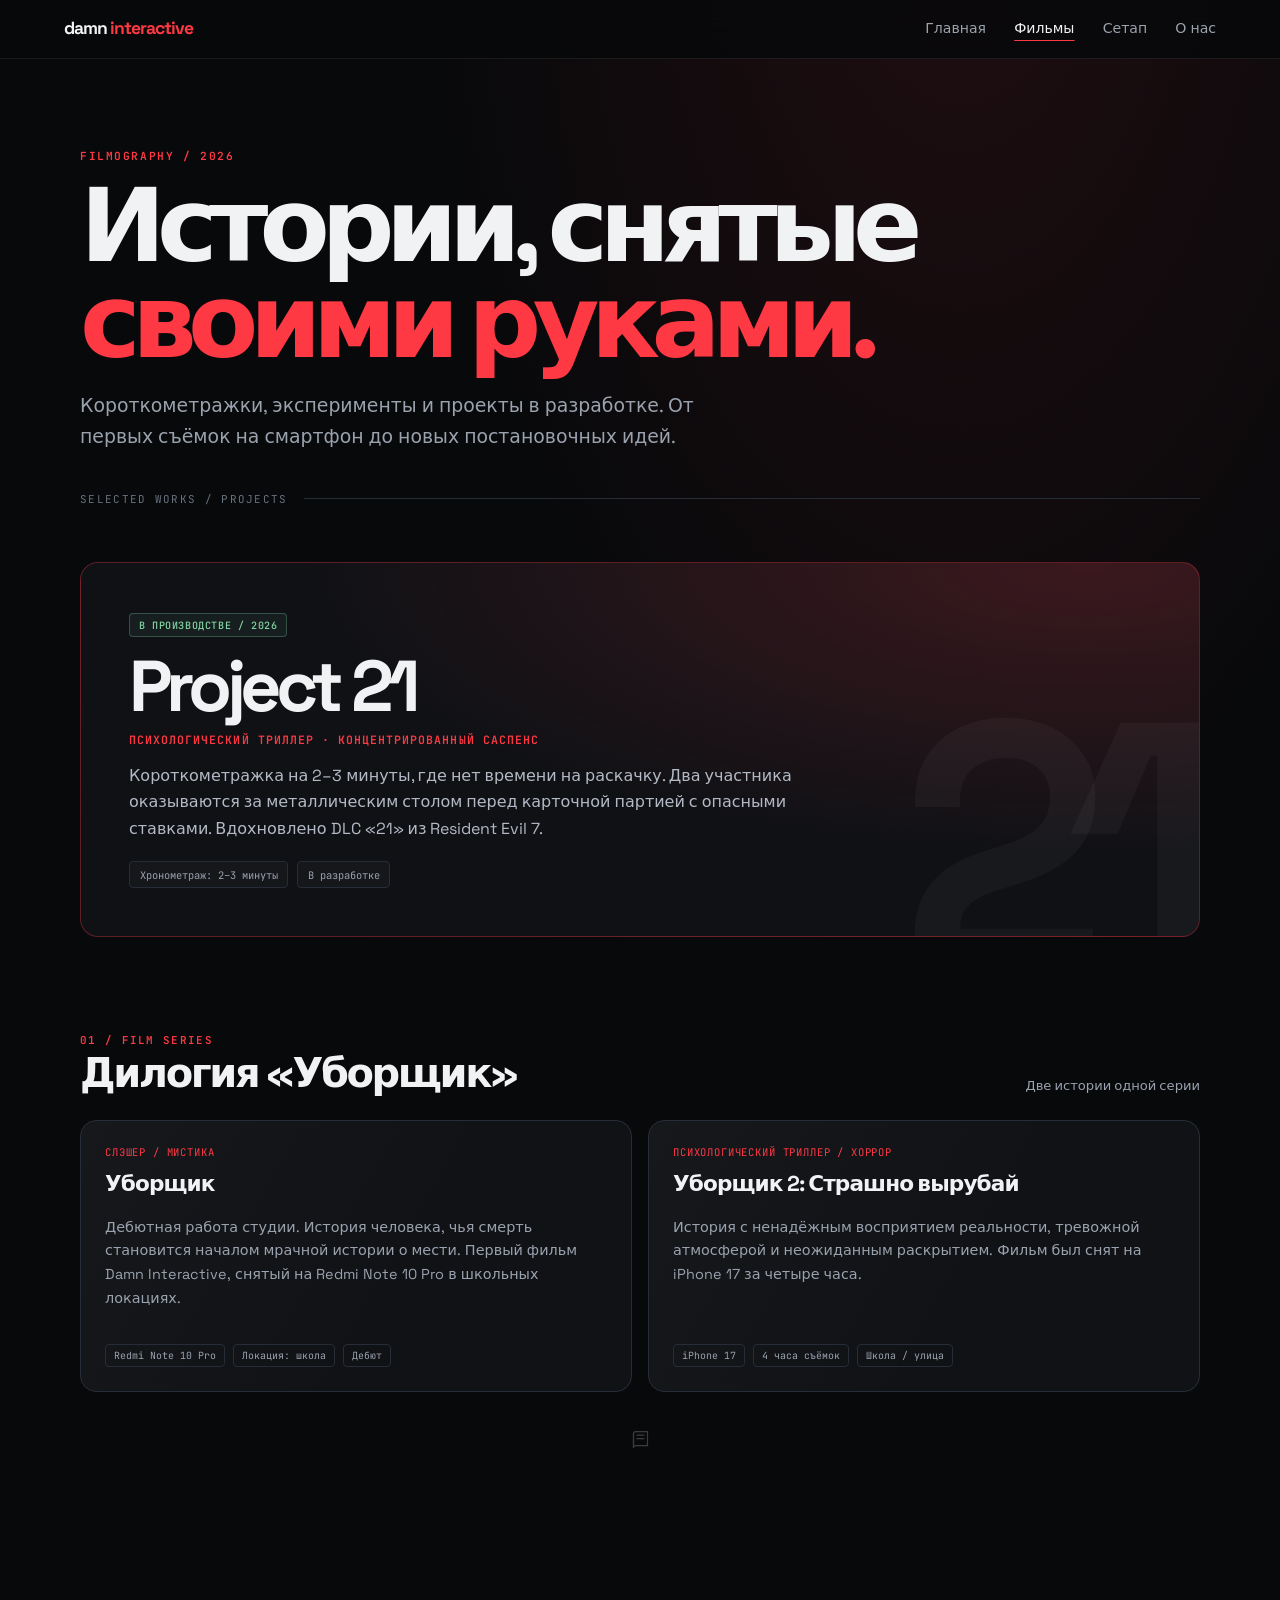
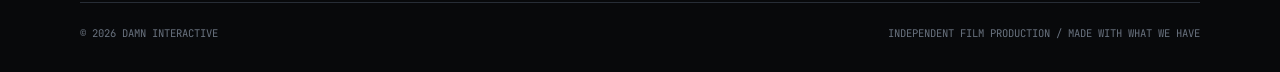
<file: projects.html>
<!DOCTYPE html>
<html lang="ru">
<head>
  <meta charset="UTF-8">
  <meta name="viewport" content="width=device-width, initial-scale=1">
  <meta name="theme-color" content="#08090b">
  <meta name="description" content="Damn Interactive — независимая команда короткометражного кино.">
  <title>Фильмы и проекты // damn interactive</title>
  <link rel="stylesheet" href="assets/site.css">
</head>
<body>
<header class="site-header">
  <a class="brand" href="index.html">damn <span>interactive</span></a>
  <nav class="site-nav" aria-label="Основная навигация">
    <a href="index.html" >Главная</a>
    <a href="projects.html" aria-current="page">Фильмы</a>
    <a href="gear.html" >Сетап</a>
    <a href="about.html" >О нас</a>
  </nav>
</header>
<main class="container page-shell">
  <div class="eyebrow">Filmography / 2026</div>
  <h1 class="display-title">Истории, снятые <em>своими руками.</em></h1>
  <p class="lead">Короткометражки, эксперименты и проекты в разработке. От первых съёмок на смартфон до новых постановочных идей.</p>
  <div class="rule-label">Selected works / Projects</div>

  <section class="feature-project">
    <span class="pill">В производстве / 2026</span>
    <h2>Project 21</h2>
    <div class="subtitle">Психологический триллер · Концентрированный саспенс</div>
    <p>Короткометражка на 2–3 минуты, где нет времени на раскачку. Два участника оказываются за металлическим столом перед карточной партией с опасными ставками. Вдохновлено DLC «21» из Resident Evil 7.</p>
    <div class="chips"><span class="chip">Хронометраж: 2–3 минуты</span><span class="chip">В разработке</span></div>
  </section>

  <section class="section">
    <div class="section-head"><div><div class="section-index">01 / Film series</div><h2 class="section-title">Дилогия «Уборщик»</h2></div><span class="section-note">Две истории одной серии</span></div>
    <div class="cards-grid">
      <article class="panel film-card">
        <div><div class="card-tag">Слэшер / Мистика</div><h3>Уборщик</h3><p>Дебютная работа студии. История человека, чья смерть становится началом мрачной истории о мести. Первый фильм Damn Interactive, снятый на Redmi Note 10 Pro в школьных локациях.</p></div>
        <div class="card-meta"><span>Redmi Note 10 Pro</span><span>Локация: школа</span><span>Дебют</span></div>
      </article>
      <article class="panel film-card">
        <div><div class="card-tag">Психологический триллер / Хоррор</div><h3>Уборщик 2: Страшно вырубай</h3><p>История с ненадёжным восприятием реальности, тревожной атмосферой и неожиданным раскрытием. Фильм был снят на iPhone 17 за четыре часа.</p></div>
        <div class="card-meta"><span>iPhone 17</span><span>4 часа съёмок</span><span>Школа / улица</span></div>
      </article>
    </div>
  </section>

  <a class="archive-book-link" href="archive.html" aria-label="Открыть архив Уборщика" title="Restricted Archive">
    <svg viewBox="0 0 24 24" aria-hidden="true"><path d="M4 5.5A2.5 2.5 0 0 1 6.5 3H20v16H6.5A2.5 2.5 0 0 0 4 21V5.5Z"/><path d="M4 5.5V21M8 7h8M8 11h8"/></svg>
  </a>
  <style>
    .archive-book-link{display:flex;width:38px;height:38px;align-items:center;justify-content:center;margin:28px auto 0;color:#777;opacity:.48;transition:opacity .2s,color .2s,transform .2s}
    .archive-book-link:hover{opacity:1;color:#d2c5a7;transform:translateY(-2px)}
    .archive-book-link svg{width:21px;height:21px;fill:none;stroke:currentColor;stroke-width:1.35;stroke-linecap:round;stroke-linejoin:round}
  </style>

</main>
<footer class="site-footer container">
  <span>© 2026 DAMN INTERACTIVE</span>
  <span class="footer-right">INDEPENDENT FILM PRODUCTION / MADE WITH WHAT WE HAVE</span>
</footer>
</body>
</html>
</file>
<file: assets/site.css>
@import url('https://fonts.googleapis.com/css2?family=Space+Grotesk:wght@400;500;600;700&family=JetBrains+Mono:wght@400;500;600&display=swap');

:root {
  color-scheme: dark;
  --bg: #08090b;
  --surface: #101216;
  --surface-2: #151920;
  --line: #272d36;
  --text: #f1f2f4;
  --muted: #9aa2ae;
  --quiet: #69727f;
  --red: #ff3944;
  --red-dim: rgba(255,57,68,.12);
  --gold: #e4b66a;
  --green: #83d6a4;
  --mono: "JetBrains Mono", monospace;
  --sans: "Space Grotesk", system-ui, sans-serif;
}
* { box-sizing: border-box; }
html { scroll-behavior: smooth; }
body {
  margin: 0; min-width: 320px; overflow-x: hidden;
  background: radial-gradient(ellipse at 75% -10%, rgba(255,57,68,.10), transparent 34rem), var(--bg);
  color: var(--text); font: 400 16px/1.65 var(--sans);
}
a { color: inherit; }
img, video { max-width: 100%; }
a:focus-visible, button:focus-visible { outline: 2px solid var(--red); outline-offset: 4px; }
::selection { background: var(--red); color: white; }
.site-header {
  position: sticky; top: 0; z-index: 20;
  display: flex; justify-content: space-between; align-items: center; gap: 2rem;
  padding: .9rem max(5vw, calc((100vw - 1160px)/2));
  border-bottom: 1px solid rgba(255,255,255,.08);
  background: rgba(8,9,11,.86); backdrop-filter: blur(18px);
}
.brand { text-decoration: none; font-weight: 700; letter-spacing: -.055em; font-size: 1.1rem; white-space: nowrap; }
.brand span { color: var(--red); }
.site-nav { display: flex; align-items: center; flex-wrap: wrap; gap: clamp(.8rem, 2.2vw, 1.8rem); }
.site-nav a { color: var(--muted); font-size: .88rem; text-decoration: none; transition: color .2s; }
.site-nav a:hover, .site-nav a[aria-current="page"] { color: var(--text); }
.site-nav a[aria-current="page"] { text-decoration: underline; text-decoration-color: var(--red); text-underline-offset: .45rem; }
.container { width: min(1120px, calc(100% - 2.5rem)); margin-inline: auto; }
.page-shell { padding: clamp(3rem, 7vw, 6rem) 0 4rem; }
.eyebrow { color: var(--red); font: 600 .7rem/1.5 var(--mono); letter-spacing: .14em; text-transform: uppercase; }
.display-title { max-width: 900px; margin: .8rem 0 1.2rem; font-size: clamp(2.8rem, 8vw, 6.8rem); line-height: .94; letter-spacing: -.085em; }
.display-title em { color: var(--red); font-style: normal; }
.lead { max-width: 690px; color: var(--muted); font-size: clamp(1rem, 2vw, 1.18rem); }
.rule-label { display: flex; align-items: center; gap: 1rem; margin: 2.5rem 0 3.5rem; color: var(--quiet); font: .68rem var(--mono); letter-spacing: .12em; text-transform: uppercase; }
.rule-label::after { content: ""; height: 1px; flex: 1; background: var(--line); }
.section { margin-top: clamp(3.5rem, 8vw, 6rem); }
.section-head { display: flex; justify-content: space-between; align-items: end; gap: 1rem; margin-bottom: 1.5rem; }
.section-index { color: var(--red); font: 600 .68rem var(--mono); letter-spacing: .12em; text-transform: uppercase; }
.section-title { margin: .3rem 0 0; font-size: clamp(1.7rem, 4vw, 2.5rem); line-height: 1.1; letter-spacing: -.06em; }
.section-note { color: var(--muted); font-size: .82rem; text-align: right; }
.panel { border: 1px solid var(--line); border-radius: 16px; background: linear-gradient(120deg, rgba(255,255,255,.025), transparent 60%), var(--surface); }
.button {
  display: inline-flex; align-items: center; justify-content: center; gap: .8rem;
  padding: .9rem 1.2rem; border: 1px solid var(--red); border-radius: 7px;
  background: var(--red); color: #fff; text-decoration: none;
  font: 600 .75rem var(--mono); transition: transform .2s, background .2s, border-color .2s;
}
.button:hover { transform: translateY(-2px); background: #ff5059; border-color: #ff5059; }
.button.secondary { background: transparent; border-color: var(--line); color: var(--text); }
.button.secondary:hover { border-color: var(--red); background: var(--red-dim); }
.pill { display: inline-flex; align-items: center; gap: .4rem; padding: .28rem .55rem; border: 1px solid rgba(131,214,164,.28); border-radius: 4px; background: rgba(131,214,164,.07); color: var(--green); font: 500 .63rem var(--mono); letter-spacing: .06em; text-transform: uppercase; }
.site-footer { display: flex; justify-content: space-between; align-items: center; gap: 1rem; margin-top: 5rem; padding: 1.4rem 0 2rem; border-top: 1px solid var(--line); color: var(--quiet); font: .66rem var(--mono); }
.footer-right { text-align: right; }
.socials { display: flex; flex-wrap: wrap; gap: .65rem; }
.social-link { display: grid; place-items: center; width: 42px; height: 42px; border: 1px solid var(--line); border-radius: 9px; background: var(--surface); transition: transform .2s, border-color .2s; }
.social-link:hover { transform: translateY(-3px); border-color: var(--red); }
.social-link img { width: 100%; height: 100%; object-fit: cover; border-radius: inherit; }
.social-link button { border: 0; background: transparent; cursor: pointer; padding: 0; width: 100%; height: 100%; }
.hero-video { width: min(900px, 100%); aspect-ratio: 16/9; overflow: hidden; border: 1px solid var(--line); border-radius: 14px; background: #050506; box-shadow: 0 25px 90px rgba(0,0,0,.55); }
.hero-video video { width: 100%; height: 100%; object-fit: cover; display: block; }
.home-hero { padding: clamp(3rem, 8vw, 6rem) 0 3rem; }
.home-hero-grid { display: grid; grid-template-columns: 1.05fr .95fr; gap: clamp(2rem, 5vw, 4rem); align-items: center; }
.home-hero .display-title { font-size: clamp(3rem, 7vw, 6rem); }
.hero-copy { color: var(--muted); max-width: 570px; }
.hero-actions { display: flex; flex-wrap: wrap; gap: .8rem; margin-top: 1.7rem; }
.video-caption { margin-top: .7rem; color: var(--quiet); font: .65rem var(--mono); letter-spacing: .1em; text-transform: uppercase; }
.intro-card { display: grid; grid-template-columns: .85fr 1.15fr; gap: 2rem; padding: clamp(1.2rem, 4vw, 2.2rem); align-items: center; }
.media-frame { min-height: 280px; overflow: hidden; border: 1px solid var(--line); border-radius: 10px; background: #08090b; }
.media-frame img { display: block; width: 100%; height: 100%; min-height: 280px; object-fit: cover; }
.intro-card h2 { margin: 0 0 .8rem; font-size: clamp(1.5rem, 3vw, 2rem); letter-spacing: -.05em; }
.intro-card p { color: var(--muted); margin: .65rem 0; }
.chips { display: flex; flex-wrap: wrap; gap: .55rem; margin-top: 1.2rem; }
.chip { padding: .35rem .6rem; border: 1px solid var(--line); border-radius: 4px; color: var(--muted); background: rgba(255,255,255,.025); font: .65rem var(--mono); }
.chip.red { color: var(--red); border-color: rgba(255,57,68,.3); background: var(--red-dim); }
.feature-project { position: relative; padding: clamp(1.5rem, 5vw, 3rem); overflow: hidden; border: 1px solid rgba(255,57,68,.32); border-radius: 18px; background: radial-gradient(ellipse at 90% 0%, rgba(255,57,68,.18), transparent 55%), #101115; }
.feature-project::after { content: "21"; position: absolute; right: 1rem; bottom: -5.5rem; color: rgba(255,255,255,.035); font: 700 clamp(10rem, 30vw, 22rem)/1 var(--sans); letter-spacing: -.12em; pointer-events: none; }
.feature-project > * { position: relative; z-index: 1; }
.feature-project h2 { margin: .8rem 0 .6rem; font-size: clamp(2.3rem, 7vw, 4.5rem); line-height: 1; letter-spacing: -.08em; }
.feature-project .subtitle { color: var(--red); font: 600 .72rem var(--mono); letter-spacing: .09em; text-transform: uppercase; }
.feature-project p { max-width: 690px; color: #b3bac5; }
.cards-grid { display: grid; grid-template-columns: repeat(2, minmax(0,1fr)); gap: 1rem; }
.film-card { display: flex; flex-direction: column; justify-content: space-between; min-height: 260px; padding: 1.5rem; transition: transform .2s, border-color .2s; }
.film-card:hover { transform: translateY(-4px); border-color: #505966; }
.film-card h3 { margin: .4rem 0 .65rem; font-size: 1.35rem; letter-spacing: -.04em; }
.film-card p { color: var(--muted); font-size: .9rem; }
.card-tag { color: var(--red); font: .66rem var(--mono); letter-spacing: .08em; text-transform: uppercase; }
.card-meta { display: flex; flex-wrap: wrap; gap: .5rem; margin-top: 1.2rem; }
.card-meta span { padding: .25rem .5rem; border: 1px solid var(--line); border-radius: 4px; color: var(--muted); font: .62rem var(--mono); }
.gear-list { display: grid; gap: 1rem; }
.gear-card { display: grid; grid-template-columns: minmax(220px,.82fr) 1.18fr; min-height: 250px; overflow: hidden; }
.gear-visual { position: relative; display: grid; place-items: center; min-height: 230px; overflow: hidden; border-right: 1px solid var(--line); background: radial-gradient(circle at 50% 48%, rgba(255,57,68,.14), transparent 58%), #0b0d10; }
.gear-visual::before, .gear-visual::after { content: ""; position: absolute; width: 180px; height: 180px; border: 1px solid rgba(255,255,255,.07); border-radius: 50%; }
.gear-visual::after { width: 245px; height: 245px; }
.gear-visual img { position: relative; z-index: 1; width: 100%; height: 100%; max-height: 260px; padding: 1.3rem; object-fit: contain; }
.wordmark { position: relative; z-index: 1; text-align: center; color: #f0f1f3; font: 600 clamp(1.4rem,4vw,2.4rem) var(--mono); letter-spacing: -.09em; }
.wordmark small { display: block; margin-top: .5rem; color: var(--red); font-size: .58rem; letter-spacing: .15em; }
.gear-copy { align-self: center; padding: clamp(1.3rem,4vw,2.3rem); }
.gear-copy h3 { margin: .4rem 0 .6rem; font-size: clamp(1.3rem,3vw,1.8rem); letter-spacing: -.05em; }
.gear-copy p { margin: .4rem 0; color: var(--muted); font-size: .91rem; }
.gear-spec { margin-top: 1rem; padding-top: .8rem; border-top: 1px solid var(--line); color: var(--quiet); font: .64rem var(--mono); }
.gear-card:nth-child(even) .gear-visual { order: 2; border-right: 0; border-left: 1px solid var(--line); }
.gear-card:nth-child(even) .gear-copy { order: 1; }
.archive { border-color: rgba(228,182,106,.25); background: linear-gradient(110deg, rgba(228,182,106,.06), transparent 60%), var(--surface); }
.archive .gear-visual { background: radial-gradient(circle, rgba(228,182,106,.12), transparent 60%), #0b0d10; }
.archive .wordmark small { color: var(--gold); }
.archive .pill { color: var(--gold); border-color: rgba(228,182,106,.3); background: rgba(228,182,106,.07); }
.dossier-grid { display: grid; grid-template-columns: repeat(2,minmax(0,1fr)); gap: 1rem; }
.dossier-card { padding: 1.2rem; }
.avatar { height: 260px; overflow: hidden; border: 1px solid var(--line); border-radius: 10px; background: #08090b; margin-bottom: 1.3rem; }
.avatar img { display: block; width: 100%; height: 100%; object-fit: cover; }
.dossier-card h2 { margin: .5rem 0 .2rem; font-size: 2rem; letter-spacing: -.06em; }
.role { color: var(--red); font: .67rem var(--mono); letter-spacing: .07em; text-transform: uppercase; }
.dossier-meta { display: grid; gap: .55rem; margin: 1.2rem 0; padding: 1rem 0; border-top: 1px solid var(--line); border-bottom: 1px solid var(--line); color: var(--muted); font: .68rem var(--mono); }
.dossier-meta strong { color: var(--text); font-weight: 500; }
.dossier-card p { color: var(--muted); font-size: .9rem; }
.support { position: relative; margin-top: 5rem; padding: clamp(2rem,6vw,3.5rem); overflow: hidden; border: 1px solid rgba(255,57,68,.3); border-radius: 18px; background: linear-gradient(115deg, rgba(255,57,68,.12), transparent 65%), var(--surface); }
.support::after { content: "DI"; position: absolute; right: 1rem; bottom: -4.5rem; color: rgba(255,255,255,.025); font: 700 15rem var(--sans); letter-spacing: -.15em; pointer-events: none; }
.support h2 { max-width: 600px; margin: .5rem 0; font-size: clamp(1.8rem,5vw,2.7rem); letter-spacing: -.06em; }
.support p { max-width: 600px; color: var(--muted); }
.support .button { position: relative; z-index: 1; margin-top: .6rem; }
@media (max-width: 760px) {
  .site-header { align-items: flex-start; flex-direction: column; gap: .6rem; padding: .85rem 1.2rem; }
  .site-nav { width: 100%; justify-content: space-between; gap: .4rem; }
  .site-nav a { font-size: .78rem; }
  .home-hero-grid, .intro-card { grid-template-columns: 1fr; }
  .home-hero-grid { gap: 2rem; }
  .hero-video { width: 100%; }
  .media-frame, .media-frame img { min-height: 220px; }
  .section-head { align-items: flex-start; flex-direction: column; }
  .section-note { text-align: left; }
  .gear-card { grid-template-columns: 1fr; }
  .gear-visual, .gear-card:nth-child(even) .gear-visual { min-height: 205px; order: 0; border: 0; border-bottom: 1px solid var(--line); }
  .gear-copy, .gear-card:nth-child(even) .gear-copy { order: 0; }
}
@media (max-width: 560px) {
  .container { width: min(100% - 1.5rem, 1120px); }
  .cards-grid, .dossier-grid { grid-template-columns: 1fr; }
  .film-card { min-height: 0; }
  .site-footer { flex-direction: column; align-items: flex-start; }
  .footer-right { text-align: left; }
  .display-title { font-size: clamp(2.7rem, 15vw, 4.5rem); }
}
@media (prefers-reduced-motion: reduce) {
  html { scroll-behavior: auto; }
  *, *::before, *::after { transition-duration: .01ms !important; animation-duration: .01ms !important; }
}
</file>
